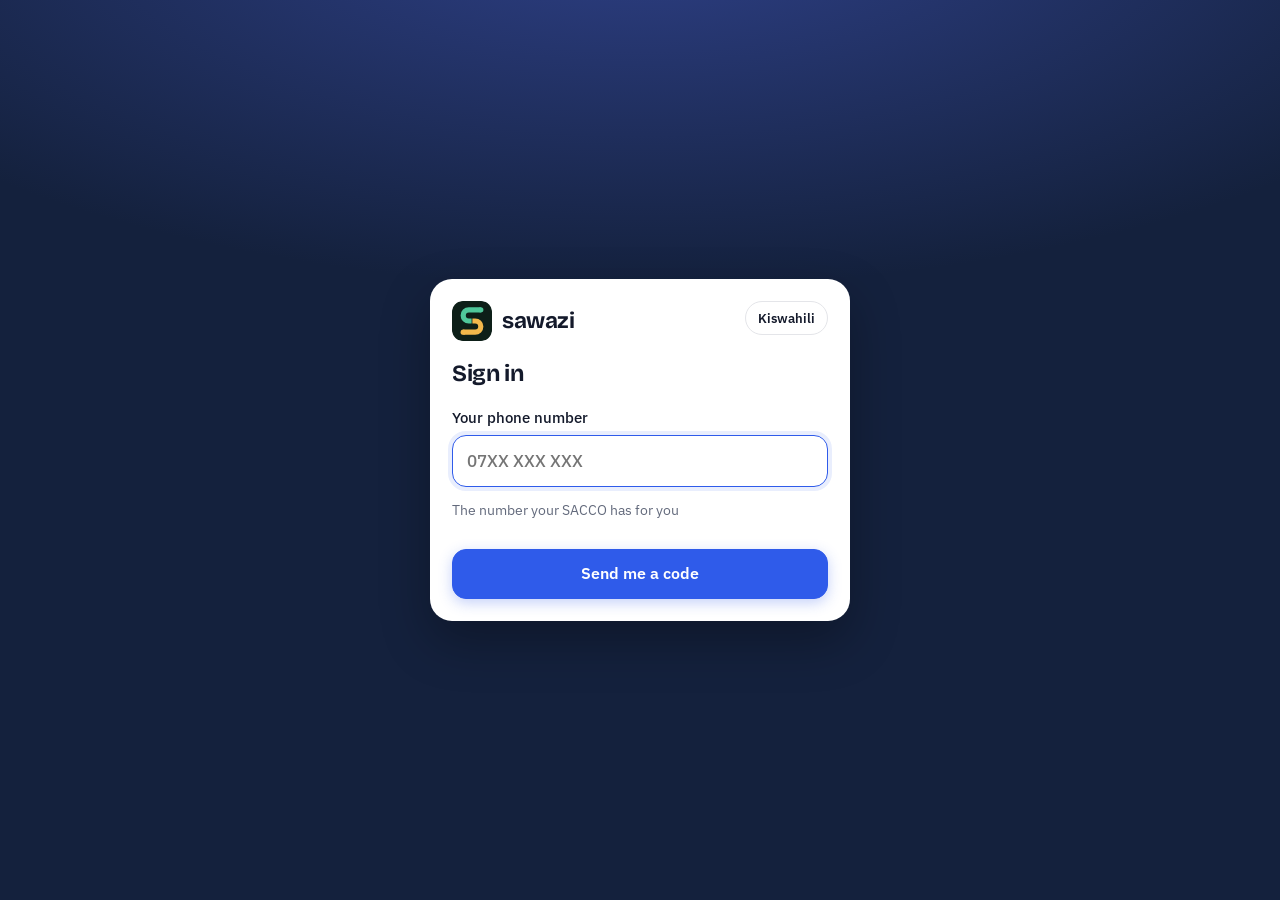
<file: sawazi/app/index.html>
<!doctype html>
<html lang="en">
<head>
<meta charset="utf-8">
<meta name="viewport" content="width=device-width, initial-scale=1, viewport-fit=cover">
<meta name="theme-color" content="#14213d">
<meta name="robots" content="noindex">
<title>Sawazi</title>
<link rel="manifest" href="manifest.webmanifest">
<link rel="icon" href="logo.svg" type="image/svg+xml">
<link rel="apple-touch-icon" href="icon-192.png">
<link rel="stylesheet" href="https://fonts.googleapis.com/css2?family=Bricolage+Grotesque:opsz,wght@12..96,700&family=IBM+Plex+Sans:wght@400;500;600&display=swap">
<link rel="stylesheet" href="app.css">
<script src="app.js" defer></script>
</head>
<body>
<noscript>Sawazi needs JavaScript switched on. / Sawazi inahitaji JavaScript iwashwe.</noscript>
<div id="app" aria-live="polite"></div>
</body>
</html>
</file>
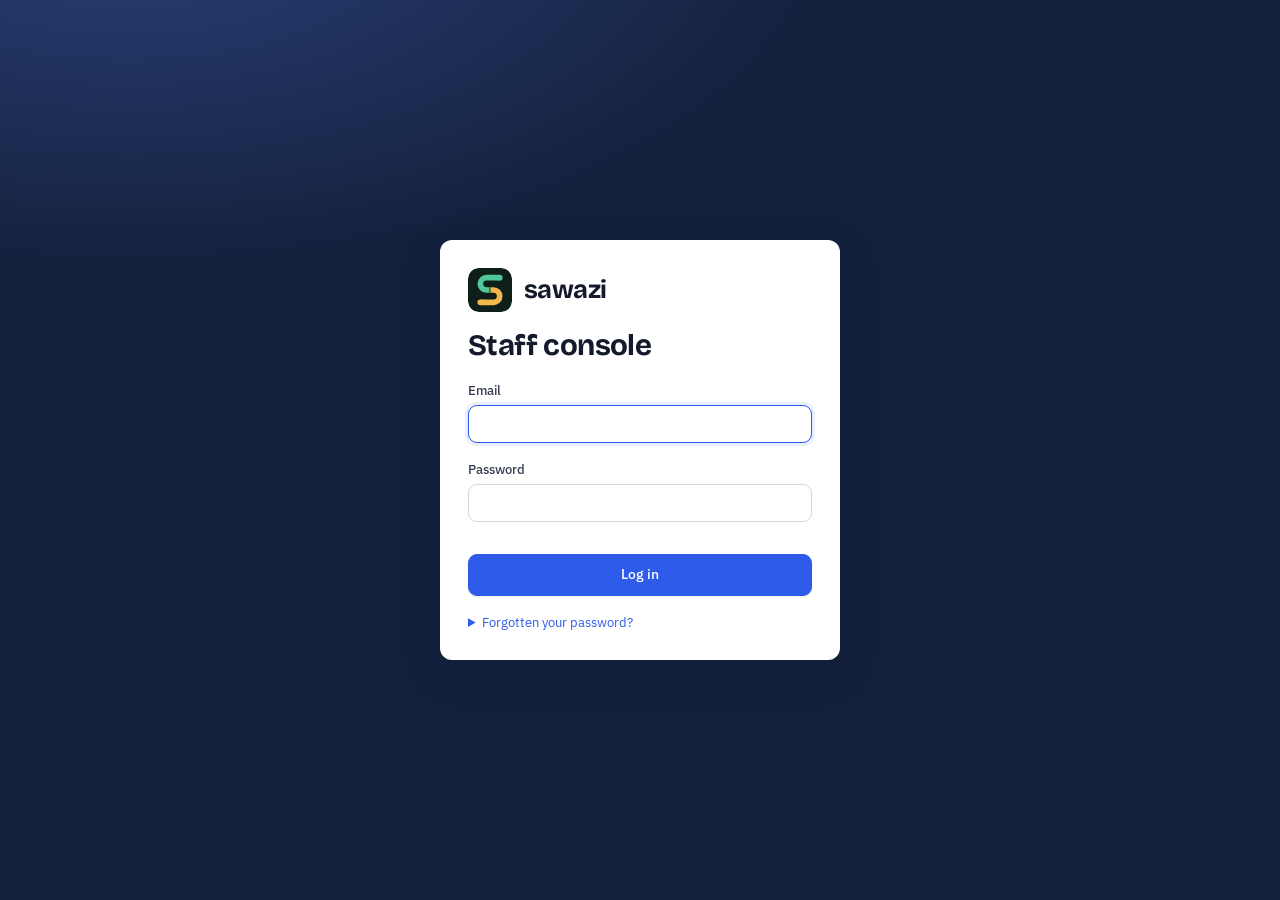
<file: sawazi/console/index.html>
<!doctype html>
<html lang="en">
<head>
<meta charset="utf-8">
<meta name="viewport" content="width=device-width, initial-scale=1">
<title>Sawazi Staff Console</title>
<link rel="stylesheet" href="https://fonts.googleapis.com/css2?family=Bricolage+Grotesque:opsz,wght@12..96,600;12..96,700&family=IBM+Plex+Sans:wght@400;500;600&family=IBM+Plex+Mono:wght@400;500&display=swap">
<link rel="icon" href="logo.svg" type="image/svg+xml">
<link rel="stylesheet" href="console.css">
<script src="console.js" defer></script>
</head>
<body>
<noscript>The Sawazi console needs JavaScript switched on.</noscript>
<div id="app" aria-live="polite"></div>
</body>
</html>
</file>
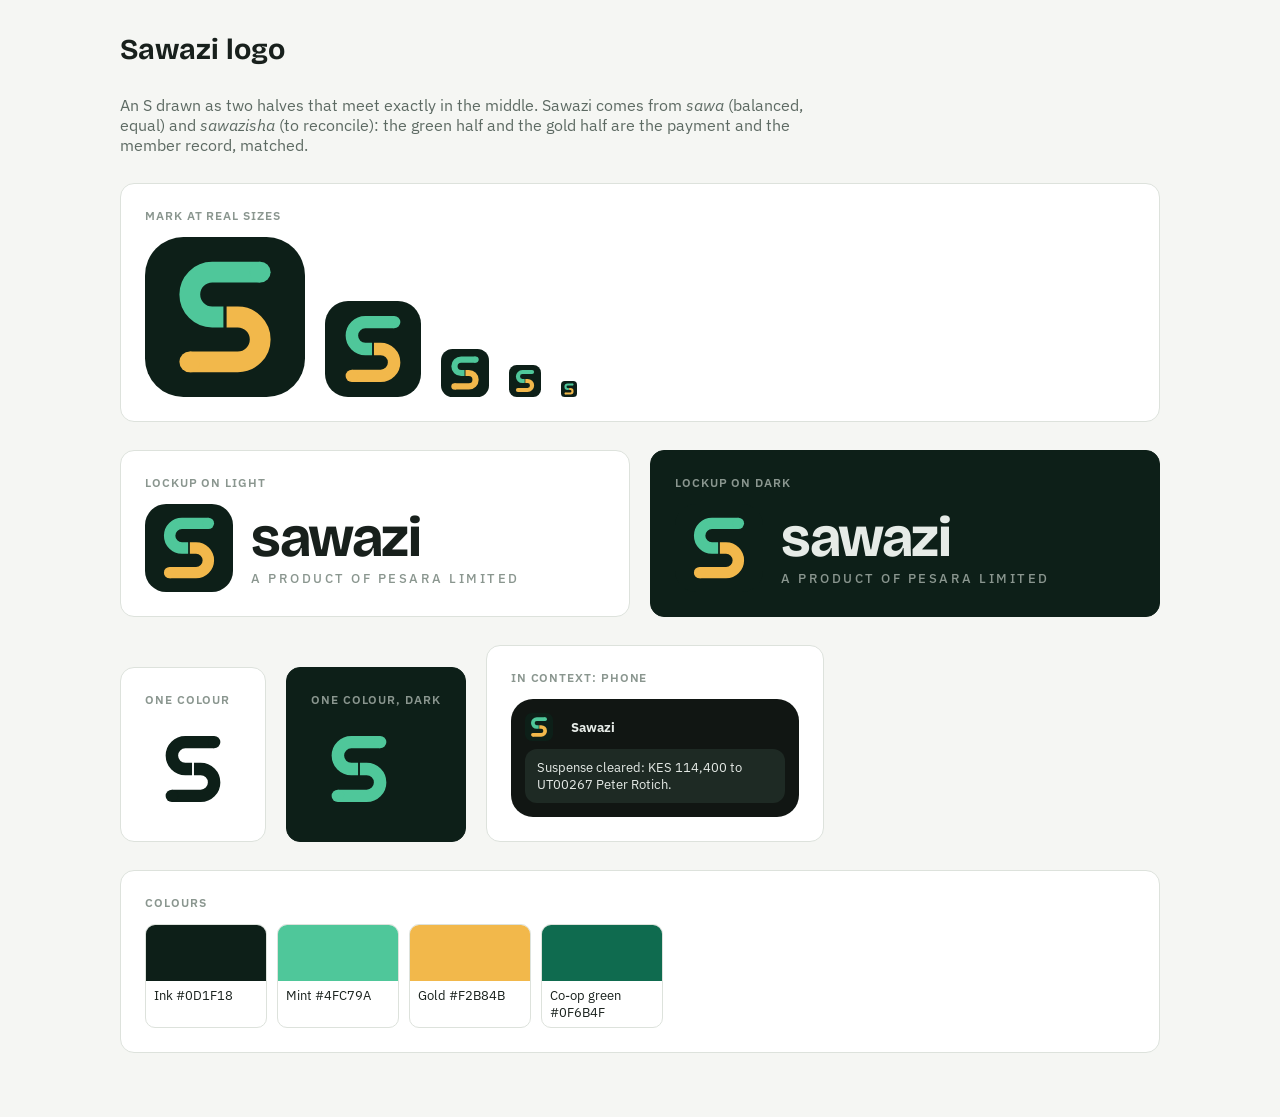
<file: brand/preview.html>
<!doctype html>
<html lang="en">
<head>
<meta charset="utf-8">
<meta name="viewport" content="width=device-width, initial-scale=1">
<title>Sawazi logo</title>
<link rel="stylesheet" href="https://fonts.googleapis.com/css2?family=Bricolage+Grotesque:opsz,wght@12..96,700&family=IBM+Plex+Sans:wght@400;500;600&display=swap">
<style>
  body { margin: 0; font-family: "IBM Plex Sans", system-ui, sans-serif; background: #f5f6f3; color: #18201c; }
  main { max-width: 1040px; margin: 0 auto; padding: 32px 16px 64px; display: grid; gap: 28px; }
  h1 { font-family: "Bricolage Grotesque", sans-serif; margin: 0; font-size: 1.8rem; }
  p { margin: 0; color: #5d6a63; max-width: 70ch; }
  .row { display: flex; gap: 20px; flex-wrap: wrap; align-items: end; }
  .card { background: #fff; border: 1px solid #dde2dc; border-radius: 14px; padding: 24px; display: grid; gap: 14px; }
  .dark { background: #0d1f18; border-color: #0d1f18; color: #e6ebe7; }
  .label { font-size: .72rem; letter-spacing: .08em; text-transform: uppercase; color: #8a968f; font-weight: 600; }
  img { display: block; }
  .lockup { display: flex; align-items: center; gap: 18px; }
  .word { font-family: "Bricolage Grotesque", sans-serif; font-weight: 700; font-size: 56px; letter-spacing: -1.5px; line-height: 1; }
  .by { font-size: 13px; letter-spacing: 2.5px; font-weight: 500; color: #8a968f; margin-top: 4px; }
  .mono { color: #0d1f18; } .dark .mono { color: #4fc79a; }
  .phone { width: 260px; background: #111613; border-radius: 22px; padding: 14px; color: #e6ebe7; font-size: 13px; }
  .bubble { background: #1e2a24; border-radius: 12px; padding: 10px 12px; margin-top: 8px; }
  .swatches { display: flex; gap: 10px; flex-wrap: wrap; }
  .sw { width: 120px; border-radius: 10px; overflow: hidden; border: 1px solid #dde2dc; font-size: .8rem; background: #fff; }
  .sw i { display: block; height: 56px; } .sw span { display: block; padding: 6px 8px; }
</style>
</head>
<body>
<svg width="0" height="0" style="position:absolute" aria-hidden="true"><defs><symbol id="mark" viewBox="0 0 100 100">
  <rect width="100" height="100" rx="24" fill="#0d1f18"/>
  <path d="M72 22H42a14 14 0 0 0 0 28h7" fill="none" stroke="#4fc79a" stroke-width="13"/>
  <circle cx="72" cy="22" r="6.5" fill="#4fc79a"/>
  <path d="M51 50h7a14 14 0 0 1 0 28H28" fill="none" stroke="#f2b84b" stroke-width="13"/>
  <circle cx="28" cy="78" r="6.5" fill="#f2b84b"/>
</symbol></defs></svg>
<main>
  <h1>Sawazi logo</h1>
  <p>An S drawn as two halves that meet exactly in the middle. Sawazi comes from <i>sawa</i> (balanced, equal) and
     <i>sawazisha</i> (to reconcile): the green half and the gold half are the payment and the member record, matched.</p>

  <div class="card">
    <span class="label">Mark at real sizes</span>
    <div class="row">
      <svg width="160" height="160" role="img" aria-label="Sawazi"><use href="#mark"/></svg>
      <svg width="96" height="96" role="img" aria-label="Sawazi"><use href="#mark"/></svg>
      <svg width="48" height="48" role="img" aria-label="Sawazi"><use href="#mark"/></svg>
      <svg width="32" height="32" role="img" aria-label="Sawazi"><use href="#mark"/></svg>
      <svg width="16" height="16" role="img" aria-label="Sawazi"><use href="#mark"/></svg>
    </div>
  </div>

  <div class="row">
    <div class="card" style="flex:1 1 420px">
      <span class="label">Lockup on light</span>
      <div class="lockup"><svg width="88" height="88" role="img" aria-label="Sawazi"><use href="#mark"/></svg>
        <div><div class="word">sawazi</div><div class="by">A PRODUCT OF PESARA LIMITED</div></div></div>
    </div>
    <div class="card dark" style="flex:1 1 420px">
      <span class="label">Lockup on dark</span>
      <div class="lockup"><svg width="88" height="88" role="img" aria-label="Sawazi"><use href="#mark"/></svg>
        <div><div class="word">sawazi</div><div class="by">A PRODUCT OF PESARA LIMITED</div></div></div>
    </div>
  </div>

  <div class="row">
    <div class="card"><span class="label">One colour</span>
      <svg class="mono" viewBox="0 0 100 100" width="96" height="96" aria-hidden="true">
        <path d="M72 22H42a14 14 0 0 0 0 28h7" fill="none" stroke="currentColor" stroke-width="13"/>
        <circle cx="72" cy="22" r="6.5" fill="currentColor"/>
        <path d="M51 50h7a14 14 0 0 1 0 28H28" fill="none" stroke="currentColor" stroke-width="13"/>
        <circle cx="28" cy="78" r="6.5" fill="currentColor"/></svg></div>
    <div class="card dark"><span class="label">One colour, dark</span>
      <svg class="mono" viewBox="0 0 100 100" width="96" height="96" aria-hidden="true">
        <path d="M72 22H42a14 14 0 0 0 0 28h7" fill="none" stroke="currentColor" stroke-width="13"/>
        <circle cx="72" cy="22" r="6.5" fill="currentColor"/>
        <path d="M51 50h7a14 14 0 0 1 0 28H28" fill="none" stroke="currentColor" stroke-width="13"/>
        <circle cx="28" cy="78" r="6.5" fill="currentColor"/></svg></div>
    <div class="card"><span class="label">In context: phone</span>
      <div class="phone"><div class="lockup"><svg width="28" height="28" role="img" aria-label="Sawazi"><use href="#mark"/></svg>
        <b>Sawazi</b></div><div class="bubble">Suspense cleared: KES 114,400 to UT00267 Peter Rotich.</div></div></div>
  </div>

  <div class="card">
    <span class="label">Colours</span>
    <div class="swatches">
      <div class="sw"><i style="background:#0d1f18"></i><span>Ink #0D1F18</span></div>
      <div class="sw"><i style="background:#4fc79a"></i><span>Mint #4FC79A</span></div>
      <div class="sw"><i style="background:#f2b84b"></i><span>Gold #F2B84B</span></div>
      <div class="sw"><i style="background:#0f6b4f"></i><span>Co-op green #0F6B4F</span></div>
    </div>
  </div>
</main>
</body>
</html>
</file>
<file: sawazi/app/app.css>
/* Sawazi member app: phone first, large touch targets, light on data. */
:root {
  --bg: #f5f5f2; --surface: #ffffff; --surface-2: #f8f8f6; --ink: #141a2b; --muted: #636a7c; --line: #e4e5e9;
  --brand: #14213d; --brand-2: #253a69; --accent: #2f5bea; --accent-ink: #ffffff; --accent-soft: #e9eefd;
  --good: #17703f; --good-soft: #e3f2ea; --gold: #f2b84b;
  --bad: #b3261e; --bad-soft: #fbe6e4; --warn: #8a5300; --warn-soft: #fcf1dc;
  --shadow: 0 1px 2px rgb(20 26 43 / 0.05), 0 2px 8px rgb(20 26 43 / 0.05);
  --f-display: "Bricolage Grotesque", "Segoe UI", system-ui, sans-serif;
  --f-body: "IBM Plex Sans", "Segoe UI", system-ui, sans-serif;
}
@media (prefers-color-scheme: dark) {
  :root { --bg: #0d111b; --surface: #151b29; --surface-2: #1a2131; --ink: #e8ebf2; --muted: #9098ab; --line: #262e40;
    --accent: #7c9cff; --accent-ink: #0b1124; --accent-soft: #1d2848; --good: #5cc98a; --good-soft: #15302a; --bad: #f08a80; --bad-soft: #3a1b19;
    --warn: #e3a440; --warn-soft: #33270f; --shadow: 0 1px 2px rgb(0 0 0 / 0.35); color-scheme: dark; }
}
* { box-sizing: border-box; }
[hidden] { display: none !important; }
html { -webkit-text-size-adjust: 100%; -webkit-tap-highlight-color: transparent; }
body { margin: 0; background: var(--bg); color: var(--ink); font-family: var(--f-body); font-size: 16px; line-height: 1.45;
  -webkit-font-smoothing: antialiased; }
h1, h2 { font-family: var(--f-display); margin: 0; letter-spacing: -0.015em; }
h1 { font-size: 1.45rem; } h2 { font-size: 1.08rem; }
p { margin: 0; }
.muted { color: var(--muted); } .small { font-size: .86rem; }
.num { font-variant-numeric: tabular-nums; }
.grow { flex: 1; min-width: 0; }
:focus-visible { outline: 3px solid var(--gold); outline-offset: 2px; }

/* ---------- header */
.top { background: var(--brand); color: #e6eaf4; padding: 12px 14px; padding-top: max(12px, env(safe-area-inset-top));
  display: flex; align-items: center; gap: 10px; position: sticky; top: 0; z-index: 5; }
.avatar { width: 38px; height: 38px; border-radius: 99px; background: var(--gold); color: #2a1d00; display: grid; place-items: center;
  font-weight: 700; font-size: .85rem; flex: none; }
.avatar.sm { width: 32px; height: 32px; font-size: .74rem; background: var(--accent-soft); color: var(--accent); }
.top .who { line-height: 1.2; margin-right: auto; min-width: 0; }
.top .who b { display: block; font-family: var(--f-display); font-size: 1rem; white-space: nowrap; overflow: hidden; text-overflow: ellipsis; }
.top .who span { font-size: .78rem; color: #9aa6c4; white-space: nowrap; overflow: hidden; text-overflow: ellipsis; display: block; }
.lang { background: none; border: 1px solid #34487a; color: #e6eaf4; border-radius: 99px; padding: 0 12px; min-height: 34px; font: inherit;
  font-size: .82rem; font-weight: 600; flex: none; }
.icon-btn { background: none; border: 0; color: #9aa6c4; min-height: 40px; min-width: 40px; padding: 0; display: grid; place-items: center;
  border-radius: 99px; flex: none; }

/* ---------- content */
main { padding: 16px; padding-bottom: calc(96px + env(safe-area-inset-bottom)); max-width: 560px; margin: 0 auto; display: grid; gap: 14px; }
.card { background: var(--surface); border: 1px solid var(--line); border-radius: 18px; padding: 18px; display: grid; gap: 12px; box-shadow: var(--shadow); }
.row { display: flex; justify-content: space-between; align-items: flex-start; gap: 10px; }
.big { font-family: var(--f-display); font-size: clamp(1.15rem, 5.4vw, 1.45rem); font-weight: 700; white-space: nowrap; font-variant-numeric: tabular-nums; }
.pair { display: grid; grid-template-columns: minmax(0, 1fr) minmax(0, 1fr); gap: 12px; }
.pair > * { min-width: 0; }
.label { font-size: .74rem; color: var(--muted); text-transform: uppercase; letter-spacing: .07em; font-weight: 600; }
.skeleton { height: 120px; border-radius: 18px; background: linear-gradient(90deg, var(--surface) 0%, var(--surface-2) 50%, var(--surface) 100%);
  background-size: 200% 100%; animation: shimmer 1.2s infinite linear; border: 1px solid var(--line); }
@keyframes shimmer { to { background-position: -200% 0; } }
@media (prefers-reduced-motion: reduce) { .skeleton { animation: none; } }

/* the balance card */
.hero { border-radius: 22px; padding: 20px; color: #fff; display: grid; gap: 4px; position: relative; overflow: hidden;
  background: radial-gradient(140% 120% at 100% 0%, #3d4fb0 0%, transparent 55%), linear-gradient(160deg, #26357a 0%, var(--brand) 100%);
  box-shadow: 0 10px 30px rgb(20 33 61 / 0.3); }
.hero::after { content: ""; position: absolute; right: -40px; bottom: -60px; width: 180px; height: 180px; border-radius: 99px;
  border: 26px solid rgb(242 184 75 / 0.12); }
.hero .hello { font-size: .95rem; color: #c3cbe4; margin-bottom: 8px; }
.hero .label { color: #a3aed2; }
.hero-v { font-family: var(--f-display); font-size: clamp(1.9rem, 9vw, 2.4rem); font-weight: 700; letter-spacing: -0.02em; line-height: 1.1; color: var(--gold); }
.hero-row { display: flex; justify-content: space-between; gap: 10px; flex-wrap: wrap; align-items: baseline; margin-top: 10px;
  padding-top: 12px; border-top: 1px solid rgb(255 255 255 / 0.12); color: #dbe0f0; position: relative; z-index: 1; }
.hero-row .label { margin-right: 4px; }

.chip { display: inline-flex; align-items: center; gap: 4px; font-size: .76rem; font-weight: 600; padding: 3px 10px; border-radius: 99px; white-space: nowrap; }
.chip.ok { background: var(--good-soft); color: var(--good); }
.chip.warn { background: var(--warn-soft); color: var(--warn); }
.chip.bad { background: var(--bad-soft); color: var(--bad); }

.alert { border-radius: 12px; padding: 11px 13px; font-size: .92rem; }
.alert.bad { background: var(--bad-soft); color: var(--bad); }
.alert.warn { background: var(--warn-soft); color: var(--warn); }
.alert.ok { background: var(--good-soft); color: var(--good); }

/* how to pay */
.pay { background: var(--surface-2); border: 1px dashed var(--line); border-radius: 14px; padding: 12px 14px; display: grid; gap: 8px; }
.pay-head { font-size: .82rem; color: var(--muted); }
.pay-row { display: grid; grid-template-columns: 76px 1fr auto; align-items: center; gap: 8px; }
.pay-k { font-size: .84rem; color: var(--muted); }
.pay-v { font-size: 1.12rem; letter-spacing: .02em; }

/* ---------- controls */
button { font: inherit; font-weight: 600; border-radius: 14px; padding: 0 18px; min-height: 50px; border: 1px solid var(--line);
  background: var(--surface); color: var(--ink); cursor: pointer; }
button.primary { background: var(--accent); border-color: var(--accent); color: var(--accent-ink); width: 100%; box-shadow: 0 4px 14px rgb(47 91 234 / 0.28); }
button.copy { min-height: 36px; padding: 0 12px; font-size: .84rem; border-radius: 99px; background: var(--surface); }
button.link { border: 0; background: none; color: var(--accent); padding: 8px 0; min-height: 0; font-weight: 600; }
button:disabled { opacity: .55; }
button:active:not(:disabled) { transform: scale(0.98); }
input, select, textarea { font: inherit; font-size: 1.05rem; color: var(--ink); background: var(--surface); border: 1.5px solid var(--line);
  border-radius: 14px; padding: 0 14px; width: 100%; min-width: 0; min-height: 52px; }
input[type="date"] { padding: 0 10px; font-size: 1rem; }
input:focus, select:focus { outline: none; border-color: var(--accent); box-shadow: 0 0 0 4px var(--accent-soft); }
label { display: grid; gap: 6px; font-weight: 500; font-size: .94rem; }
form { display: grid; gap: 14px; }
.pin { letter-spacing: .6em; text-align: center; font-size: 1.7rem; font-weight: 600; padding-left: .6em; }

/* ---------- lists */
.list { display: grid; }
.item { display: flex; align-items: center; gap: 12px; padding: 12px 0; border-top: 1px solid var(--line); }
.item:first-child { border-top: 0; padding-top: 2px; }
.coin { width: 36px; height: 36px; border-radius: 12px; background: var(--accent-soft); color: var(--accent); display: grid; place-items: center; flex: none; }
.status { font-size: .76rem; font-weight: 600; padding: 3px 10px; border-radius: 99px; background: var(--surface-2); border: 1px solid var(--line); white-space: nowrap; }
ul.small { margin: 0; padding-left: 18px; display: grid; gap: 4px; }

/* ---------- bottom tabs */
.tabs { position: fixed; bottom: 0; left: 0; right: 0; background: color-mix(in srgb, var(--surface) 92%, transparent);
  backdrop-filter: blur(12px); border-top: 1px solid var(--line); display: grid; grid-template-columns: repeat(3, 1fr);
  padding: 6px 8px calc(6px + env(safe-area-inset-bottom)); z-index: 5; }
.tabs a { display: grid; justify-items: center; gap: 2px; padding: 6px 4px; text-decoration: none; color: var(--muted); font-weight: 600;
  font-size: .76rem; position: relative; border-radius: 14px; }
.tabs a svg { padding: 3px 14px; box-sizing: content-box; border-radius: 99px; }
.tabs a[aria-current="page"] { color: var(--accent); }
.tabs a[aria-current="page"] svg { background: var(--accent-soft); }
.tabs .dot { position: absolute; top: 2px; left: calc(50% + 10px); min-width: 18px; padding: 0 5px; border-radius: 99px; background: var(--gold);
  color: #2a1d00; font-size: .7rem; line-height: 18px; text-align: center; }

/* ---------- sign-in screens */
.start { min-height: 100vh; min-height: 100dvh; display: grid; align-content: center; justify-items: center; padding: 24px 16px;
  background: radial-gradient(120% 70% at 50% -10%, #2f418a 0%, transparent 60%), var(--brand); }
.start .card { width: min(420px, 100%); gap: 16px; padding: 22px; border: 0; border-radius: 22px; box-shadow: 0 20px 50px rgb(0 0 0 / 0.3); }
.start .brand { display: flex; gap: 10px; align-items: center; }
.start .brand img { width: 40px; height: 40px; border-radius: 11px; }
.start .brand b { font-family: var(--f-display); font-size: 1.4rem; letter-spacing: -0.02em; }
.start .lang { color: var(--ink); border-color: var(--line); }

/* ---------- dialog */
dialog { border: 0; border-radius: 22px; padding: 0; width: min(420px, calc(100% - 32px)); background: var(--surface); color: var(--ink);
  box-shadow: 0 20px 50px rgb(0 0 0 / 0.3); }
dialog::backdrop { background: rgb(10 14 26 / .55); backdrop-filter: blur(2px); }
.dlg { padding: 20px; display: grid; gap: 14px; }
.dlg .two { display: grid; grid-template-columns: 1fr 1fr; gap: 10px; }
.demo-banner { background: var(--gold); color: #2a1d00; font-weight: 600; font-size: .84rem; text-align: center; padding: 7px 14px; }
</file>
<file: sawazi/console/console.css>
/* Sawazi staff console. Colours: navy and gold; green only for good news, red for problems. */
:root {
  --bg: #f5f5f2;
  --surface: #ffffff;
  --surface-2: #f9f9f7;
  --ink: #141a2b;
  --ink-2: #353d52;
  --muted: #646b7d;
  --line: #e4e5e9;
  --line-2: #efeff2;
  --accent: #2f5bea;
  --accent-hover: #2349c9;
  --accent-ink: #ffffff;
  --accent-soft: #e9eefd;
  --good: #17703f;
  --good-soft: #e3f2ea;
  --warn: #9a5b00;
  --bad: #b3261e;
  --warn-soft: #fcf1dc;
  --bad-soft: #fbe6e4;
  --info: #2f4f7a;
  --info-soft: #e8eef7;
  --side: #14213d;
  --side-ink: #d3d9e8;
  --side-muted: #8b97b6;
  --side-hover: #1c2c50;
  --side-active: #253a69;
  --side-line: #24345a;
  --gold: #f2b84b;
  --shadow: 0 1px 2px rgb(20 26 43 / 0.05), 0 1px 3px rgb(20 26 43 / 0.04);
  --shadow-lg: 0 12px 40px rgb(20 26 43 / 0.2);
  --r: 12px;
  --f-display: "Bricolage Grotesque", "Segoe UI", system-ui, sans-serif;
  --f-body: "IBM Plex Sans", "Segoe UI", system-ui, sans-serif;
  --f-mono: "IBM Plex Mono", ui-monospace, Menlo, Consolas, monospace;
}
@media (prefers-color-scheme: dark) {
  :root:not([data-theme="light"]) {
    --bg: #0d111b; --surface: #151b29; --surface-2: #19202f; --ink: #e8ebf2; --ink-2: #c4cad8; --muted: #8e96aa;
    --line: #262e40; --line-2: #1e2535; --accent: #7c9cff; --accent-hover: #9cb4ff; --accent-ink: #0b1124;
    --accent-soft: #1d2848; --good: #5cc98a; --good-soft: #15302a; --warn: #e3a440; --bad: #f08a80; --warn-soft: #33270f;
    --bad-soft: #3a1b19; --info: #9db7dc; --info-soft: #1b2431; --side: #0a0f1c; --side-hover: #141c30; --side-active: #1d2a4a;
    --side-line: #1a2338;
    --shadow: 0 1px 2px rgb(0 0 0 / 0.3); color-scheme: dark;
  }
}
:root[data-theme="dark"] {
  --bg: #0d111b; --surface: #151b29; --surface-2: #19202f; --ink: #e8ebf2; --ink-2: #c4cad8; --muted: #8e96aa;
  --line: #262e40; --line-2: #1e2535; --accent: #7c9cff; --accent-hover: #9cb4ff; --accent-ink: #0b1124;
  --accent-soft: #1d2848; --good: #5cc98a; --good-soft: #15302a; --warn: #e3a440; --bad: #f08a80; --warn-soft: #33270f;
  --bad-soft: #3a1b19; --info: #9db7dc; --info-soft: #1b2431; --side: #0a0f1c; --side-hover: #141c30; --side-active: #1d2a4a;
  --side-line: #1a2338;
  --shadow: 0 1px 2px rgb(0 0 0 / 0.3); color-scheme: dark;
}

* { box-sizing: border-box; }
[hidden] { display: none !important; }
html { -webkit-text-size-adjust: 100%; }
body { margin: 0; background: var(--bg); color: var(--ink); font-family: var(--f-body); font-size: 14.5px; line-height: 1.5;
  -webkit-font-smoothing: antialiased; }
h1, h2, h3 { font-family: var(--f-display); margin: 0; text-wrap: balance; color: var(--ink); }
h1 { font-size: clamp(1.45rem, 2.6vw, 1.85rem); letter-spacing: -0.02em; line-height: 1.2; }
h2 { font-size: 1.08rem; letter-spacing: -0.01em; }
h3 { font-size: 0.98rem; }
p { margin: 0; }
a { color: var(--accent); text-underline-offset: 2px; }
a:hover { color: var(--accent-hover); }
.num { font-variant-numeric: tabular-nums; letter-spacing: 0.01em; }
.muted { color: var(--muted); }
.small { font-size: 0.84rem; }
.nowrap { white-space: nowrap; }
.eyebrow { font-size: 0.72rem; letter-spacing: 0.07em; text-transform: uppercase; color: var(--muted); font-weight: 600; }
.sr { position: absolute; width: 1px; height: 1px; overflow: hidden; clip: rect(0 0 0 0); white-space: nowrap; }
:focus-visible { outline: 2px solid var(--accent); outline-offset: 2px; }

/* ---------- shell: sidebar + content */
.shell { display: grid; grid-template-columns: 248px minmax(0, 1fr); min-height: 100vh; }
.side { background: var(--side); color: var(--side-ink); position: sticky; top: 0; height: 100vh; display: flex; flex-direction: column;
  padding: 18px 12px 12px; gap: 18px; overflow-y: auto; }
.side .brand { display: flex; align-items: center; gap: 10px; padding: 2px 8px 4px; color: inherit; text-decoration: none; min-width: 0; }
.side .brand img { flex: none; border-radius: 8px; }
.side .brand > span { display: grid; min-width: 0; line-height: 1.15; }
.mark { font-family: var(--f-display); font-weight: 700; font-size: 1.2rem; letter-spacing: -0.02em; color: #fff; }
.side .inst { font-size: 0.78rem; color: var(--side-muted); overflow: hidden; text-overflow: ellipsis; white-space: nowrap; }
.nav { display: grid; gap: 16px; }
.nav-group { display: grid; gap: 2px; }
.nav-title { font-size: 0.68rem; letter-spacing: 0.1em; text-transform: uppercase; color: var(--side-muted); font-weight: 600; padding: 0 10px 4px; }
.nav a { display: flex; align-items: center; gap: 10px; padding: 7px 10px; border-radius: 8px; color: var(--side-ink);
  text-decoration: none; font-size: 0.9rem; font-weight: 500; }
.nav a .ic { color: var(--side-muted); flex: none; }
.nav a .lbl { flex: 1; }
.nav a:hover { background: var(--side-hover); color: #fff; }
.nav a[aria-current="page"] { background: var(--side-active); color: #fff; box-shadow: inset 3px 0 0 var(--gold); }
.nav a[aria-current="page"] .ic { color: var(--gold); }
.badge { font-size: 0.7rem; font-weight: 600; background: var(--gold); color: #2a1d00; padding: 0 7px; border-radius: 99px; line-height: 1.6;
  font-variant-numeric: tabular-nums; }
.me { margin-top: auto; display: flex; align-items: center; gap: 10px; padding: 10px 8px 4px; border-top: 1px solid var(--side-line); }
.avatar { width: 32px; height: 32px; border-radius: 99px; background: var(--gold); color: #2a1d00; display: grid; place-items: center;
  font-size: 0.75rem; font-weight: 700; flex: none; }
.me-txt { display: grid; min-width: 0; flex: 1; line-height: 1.25; font-size: 0.84rem; }
.me-txt b { color: #fff; font-weight: 600; overflow: hidden; text-overflow: ellipsis; white-space: nowrap; }
.me-txt span { color: var(--side-muted); font-size: 0.76rem; }
.icon-btn { background: none; border: 0; padding: 7px; border-radius: 8px; color: inherit; display: inline-grid; place-items: center; cursor: pointer; }
.side .icon-btn { color: var(--side-muted); }
.side .icon-btn:hover { background: var(--side-hover); color: #fff; }
.content { min-width: 0; display: flex; flex-direction: column; }
.topbar { display: none; }
.scrim { display: none; }

@media (max-width: 960px) {
  .shell { grid-template-columns: minmax(0, 1fr); }
  .side { position: fixed; inset: 0 auto 0 0; width: 268px; z-index: 30; transform: translateX(-100%); transition: transform .2s ease;
    box-shadow: var(--shadow-lg); }
  .nav-open .side { transform: none; }
  .nav-open .scrim { display: block; position: fixed; inset: 0; background: rgb(0 0 0 / 0.4); z-index: 20; }
  .topbar { display: flex; align-items: center; gap: 8px; position: sticky; top: 0; z-index: 10; background: var(--side); color: #fff;
    padding: 8px 12px; }
  .topbar img { border-radius: 7px; }
  .topbar .mark { font-size: 1.1rem; }
}

/* ---------- page layout */
main { width: 100%; max-width: 1240px; margin: 0 auto; padding: 28px 32px 72px; display: grid; gap: 22px; align-content: start; }
@media (max-width: 700px) { main { padding: 18px 16px 56px; gap: 16px; } }
.head { display: flex; justify-content: space-between; gap: 12px 20px; align-items: end; flex-wrap: wrap; }
.head p { max-width: 72ch; }
.panel { background: var(--surface); border: 1px solid var(--line); border-radius: var(--r); min-width: 0; box-shadow: var(--shadow); }
.pad { padding: 18px 20px; }
.stack { display: grid; gap: 12px; }
.grid2 { display: grid; gap: 20px; grid-template-columns: repeat(auto-fit, minmax(min(100%, 440px), 1fr)); align-items: start; }

/* ---------- controls */
button, .btn { font: inherit; font-size: 0.88rem; font-weight: 500; border-radius: 9px; padding: 0 14px; min-height: 36px;
  border: 1px solid var(--line); background: var(--surface); color: var(--ink); cursor: pointer; display: inline-flex; gap: 6px;
  align-items: center; justify-content: center; text-decoration: none; box-shadow: var(--shadow); transition: background .12s, border-color .12s; }
button:hover, .btn:hover { border-color: #c5cdc6; background: var(--surface-2); color: var(--ink); }
button.primary { background: var(--accent); border-color: var(--accent); color: var(--accent-ink); }
button.primary:hover { background: var(--accent-hover); border-color: var(--accent-hover); color: var(--accent-ink); }
button.primary.danger { background: var(--bad); border-color: var(--bad); color: #fff; }
button.danger { color: var(--bad); }
button.danger:hover { border-color: var(--bad); background: var(--bad-soft); }
button.link { border: 0; background: none; padding: 0; min-height: 0; color: var(--accent); box-shadow: none; }
button.icon-btn { box-shadow: none; min-height: 0; }
button:disabled { opacity: 0.5; cursor: not-allowed; }
input, select, textarea { font: inherit; color: var(--ink); background: var(--surface); border: 1px solid #d3dad4; border-radius: 9px;
  padding: 0 11px; min-height: 38px; width: 100%; min-width: 0; transition: border-color .12s, box-shadow .12s; }
textarea { resize: vertical; min-height: 72px; padding: 9px 11px; }
input:focus, select:focus, textarea:focus { outline: none; border-color: var(--accent); box-shadow: 0 0 0 3px var(--accent-soft); }
input[type="checkbox"], input[type="radio"] { min-height: 0; width: auto; accent-color: var(--accent); box-shadow: none; }
input[type="file"] { padding: 6px; }
label { display: grid; gap: 5px; font-size: 0.84rem; font-weight: 500; color: var(--ink-2); }
.row-form { display: flex; gap: 10px; flex-wrap: wrap; align-items: end; }
.row-form > label { flex: 1 1 180px; }
.row-form > input { flex: 1 1 220px; width: auto; }
.check { display: flex; gap: 10px; align-items: center; font-weight: 500; font-size: 0.9rem; }
.check input { width: 18px; height: 18px; flex: none; }
.steps { display: grid; gap: 16px; }
.chips { display: flex; gap: 4px; flex-wrap: wrap; background: var(--line-2); border-radius: 11px; padding: 4px; width: fit-content; max-width: 100%; }
.chips button, .chips a.chip { border: 0; box-shadow: none; background: none; border-radius: 8px; font-size: 0.84rem; min-height: 30px;
  padding: 0 12px; color: var(--muted); font-weight: 500; text-decoration: none; display: inline-flex; align-items: center; }
.chips button:hover, .chips a.chip:hover { color: var(--ink); background: none; }
.chips button[aria-pressed="true"], .chips a.chip[aria-current="page"] { background: var(--surface); color: var(--ink); box-shadow: var(--shadow); font-weight: 600; }
details > summary { cursor: pointer; color: var(--accent); }

/* ---------- messages */
.note { padding: 11px 14px; border-radius: 10px; font-size: 0.89rem; border: 1px solid transparent; }
.note.ok { background: var(--good-soft); color: var(--good); border-color: color-mix(in srgb, var(--good) 18%, transparent); }
.note.err { background: var(--bad-soft); color: var(--bad); border-color: color-mix(in srgb, var(--bad) 18%, transparent); }
.note.warn { background: var(--warn-soft); color: var(--warn); border-color: color-mix(in srgb, var(--warn) 20%, transparent); }
.note.info { background: var(--info-soft); color: var(--info); border-color: color-mix(in srgb, var(--info) 15%, transparent); }
.empty { padding: 36px 18px; text-align: center; color: var(--muted); }

/* ---------- KPI cards */
.kpis { display: grid; grid-template-columns: repeat(auto-fit, minmax(210px, 1fr)); gap: 14px; }
.kpi { background: var(--surface); border: 1px solid var(--line); border-radius: var(--r); box-shadow: var(--shadow); padding: 16px 18px;
  display: grid; gap: 4px; align-content: start; position: relative; overflow: hidden; }
.kpi::before { content: ""; position: absolute; inset: 0 auto 0 0; width: 3px; background: var(--accent); }
.kpi:has(.v.bad)::before { background: var(--bad); }
.kpi .eyebrow { font-size: 0.74rem; }
.kpi .v { font-family: var(--f-display); font-size: clamp(1.3rem, 2.1vw, 1.85rem); white-space: nowrap; font-weight: 700; color: var(--ink); line-height: 1.15; letter-spacing: -0.02em;
  font-variant-numeric: tabular-nums; }
.kpi .v.bad { color: var(--bad); }
.kpi .s { font-size: 0.82rem; color: var(--muted); }

/* ---------- lists */
.list { display: grid; }
.item { display: grid; grid-template-columns: 4px 1fr; border-top: 1px solid var(--line-2); }
.item:first-child { border-top: 0; }
.stripe { border-radius: 0 3px 3px 0; margin: 10px 0; }
.sev-high .stripe { background: var(--bad); } .sev-medium .stripe { background: var(--gold); } .sev-low .stripe { background: var(--line); }
.item-body { padding: 14px 18px; display: grid; gap: 10px; min-width: 0; }
.item-top { display: flex; justify-content: space-between; gap: 8px 14px; flex-wrap: wrap; align-items: baseline; }
.amt { font-weight: 600; font-variant-numeric: tabular-nums; white-space: nowrap; }
.kv { display: grid; grid-template-columns: repeat(auto-fit, minmax(150px, 1fr)); gap: 8px 18px; font-size: 0.86rem; margin: 0; }
.kv div { display: grid; min-width: 0; }
.kv dt { color: var(--muted); font-size: 0.74rem; }
.kv dd { margin: 0; overflow-wrap: anywhere; }
.detail { font-size: 0.88rem; overflow-wrap: anywhere; }
.actions { display: flex; gap: 8px; flex-wrap: wrap; align-items: center; }
.pill { font-size: 0.72rem; font-weight: 600; padding: 2px 9px; border-radius: 99px; white-space: nowrap; background: var(--line-2); color: var(--ink-2);
  display: inline-block; }
.ch-sms { background: var(--info-soft); color: var(--info); }
.ch-call { background: var(--accent-soft); color: var(--accent); }
.ch-guarantor_notice { background: var(--warn-soft); color: var(--warn); }
.ch-field_visit, .ch-recovery { background: var(--bad-soft); color: var(--bad); }
.st-delivered, .st-sent, .st-simulated { background: var(--good-soft); color: var(--good); }
.st-failed, .st-undelivered { background: var(--bad-soft); color: var(--bad); }
.st-unknown, .st-pending { background: var(--warn-soft); color: var(--warn); }

/* ---------- suspense clearing */
.suggest { display: flex; justify-content: space-between; gap: 10px; flex-wrap: wrap; align-items: center; background: var(--accent-soft);
  border-radius: 10px; padding: 10px 12px; }
.results { display: grid; gap: 6px; }
.member { display: grid; grid-template-columns: 1fr auto; gap: 4px 12px; align-items: center; border: 1px solid var(--line); border-radius: 10px;
  padding: 10px 14px; background: var(--surface); }
.member .loans { grid-column: 1 / -1; font-size: 0.8rem; color: var(--muted); }
.panel.list .member { border-radius: 0; border-width: 1px 0 0; }
.panel.list .member:first-child { border-top: 0; }

/* ---------- collections */
.q { display: grid; grid-template-columns: 18px 48px minmax(0, 1fr); gap: 14px; padding: 14px 18px; border-top: 1px solid var(--line-2); align-items: start; }
.q:first-child { border-top: 0; }
.q:hover { background: var(--surface-2); }
.q input[type="checkbox"] { width: 18px; height: 18px; margin-top: 4px; }
.score { font-family: var(--f-display); font-weight: 700; font-size: 1.15rem; text-align: center; background: var(--line-2); border-radius: 10px;
  padding: 4px 0; }
.score small { display: block; font-family: var(--f-body); font-weight: 600; font-size: 0.56rem; color: var(--muted); letter-spacing: 0.06em; }
.q .meta { font-size: 0.82rem; color: var(--muted); }
.msg { margin-top: 6px; font-size: 0.86rem; background: var(--surface-2); border: 1px solid var(--line-2); border-radius: 10px; padding: 9px 12px;
  overflow-wrap: anywhere; }
.bar { position: sticky; bottom: 0; display: flex; justify-content: space-between; gap: 10px; align-items: center;
  flex-wrap: wrap; padding: 12px 18px; border-top: 1px solid var(--line); background: var(--surface); border-radius: 0 0 var(--r) var(--r); }

/* ---------- tables */
.tbl-wrap { overflow-x: auto; }
table { width: 100%; border-collapse: collapse; font-size: 0.87rem; }
th, td { text-align: left; padding: 10px 14px; border-top: 1px solid var(--line-2); vertical-align: top; }
thead th { font-size: 0.7rem; text-transform: uppercase; letter-spacing: 0.07em; color: var(--muted); font-weight: 600; border-top: 0;
  background: var(--surface-2); border-bottom: 1px solid var(--line); white-space: nowrap; }
.panel > .tbl-wrap:first-child thead th:first-child, .panel > .tbl-wrap:first-child table { border-top-left-radius: var(--r); }
tbody tr:hover td { background: var(--surface-2); }
td.n, th.n { text-align: right; font-variant-numeric: tabular-nums; white-space: nowrap; }
td select { min-width: 11rem; }

/* ---------- check-off tally */
.tally { display: grid; grid-template-columns: repeat(auto-fit, minmax(96px, 1fr)); gap: 8px; }
.tally div { display: grid; text-align: center; padding: 10px 4px; border-radius: 10px; background: var(--surface-2); border: 1px solid var(--line-2); }
.tally b { font-family: var(--f-display); font-size: 1.15rem; font-weight: 700; }
.tally span { font-size: 0.68rem; color: var(--muted); text-transform: uppercase; letter-spacing: 0.06em; }
.meter { height: 8px; background: var(--line-2); border-radius: 99px; overflow: hidden; }
.meter > i { display: block; height: 100%; background: var(--accent); border-radius: 99px; }

/* ---------- login */
.login { min-height: 100vh; display: grid; place-items: center; padding: 16px;
  background: radial-gradient(1200px 600px at 10% -10%, #2a3f78 0%, transparent 60%), var(--side); }
.login .panel { width: min(400px, 100%); padding: 28px; display: grid; gap: 16px; box-shadow: var(--shadow-lg); border: 0; }
.login-brand { display: flex; align-items: center; gap: 12px; }
.login-brand img { border-radius: 11px; }
.login-brand .mark { font-size: 1.6rem; line-height: 1; color: var(--ink); }
.by { font-size: 0.62rem; letter-spacing: 0.14em; color: var(--muted); font-weight: 600; margin-top: 4px; }
.login button.primary { min-height: 42px; }

/* ---------- dialog */
dialog { border: 0; border-radius: 16px; padding: 0; width: min(520px, calc(100% - 32px)); background: var(--surface); color: var(--ink);
  box-shadow: var(--shadow-lg); }
dialog::backdrop { background: rgb(10 14 26 / 0.5); backdrop-filter: blur(2px); }
.dlg { padding: 22px; display: grid; gap: 14px; }
.dlg .actions { justify-content: flex-end; padding-top: 4px; }

/* ---------- loans */
.checks { list-style: none; margin: 0; padding: 0; display: grid; gap: 6px; }
.ck { display: grid; grid-template-columns: 22px 1fr; gap: 10px; align-items: start; font-size: 0.88rem; padding: 8px 10px; border-radius: 10px;
  background: var(--surface-2); border: 1px solid var(--line-2); }
.ck-mark { font-weight: 700; text-align: center; border-radius: 99px; line-height: 22px; height: 22px; font-size: 0.8rem; }
.ck-pass .ck-mark { background: var(--good-soft); color: var(--good); }
.ck-fail .ck-mark { background: var(--bad-soft); color: var(--bad); }
.ck-warn .ck-mark, .ck-unknown .ck-mark, .ck-pending .ck-mark { background: var(--warn-soft); color: var(--warn); }
.out-passes, .app-approved, .app-disbursed, .gs-accepted { background: var(--good-soft); color: var(--good); }
.out-fails, .app-declined, .gs-declined { background: var(--bad-soft); color: var(--bad); }
.out-incomplete, .app-submitted, .gs-requested { background: var(--warn-soft); color: var(--warn); }
.app-exported { background: var(--info-soft); color: var(--info); }
.gs-released, .gs-cancelled, .gs-expired { background: var(--info-soft); color: var(--info); }
.stack > form.panel { max-width: 680px; }
@media (max-width: 700px) { .kpis { grid-template-columns: 1fr 1fr; gap: 10px; } .kpi { padding: 12px 14px; } .kpi .v { font-size: 1.25rem; } }

.demo-banner { background: var(--gold); color: #2a1d00; font-weight: 600; font-size: 0.86rem; text-align: center; padding: 7px 16px; }
.login details { color: var(--muted); }
.ch-group_meeting { background: var(--info-soft); color: var(--info); }
</file>
